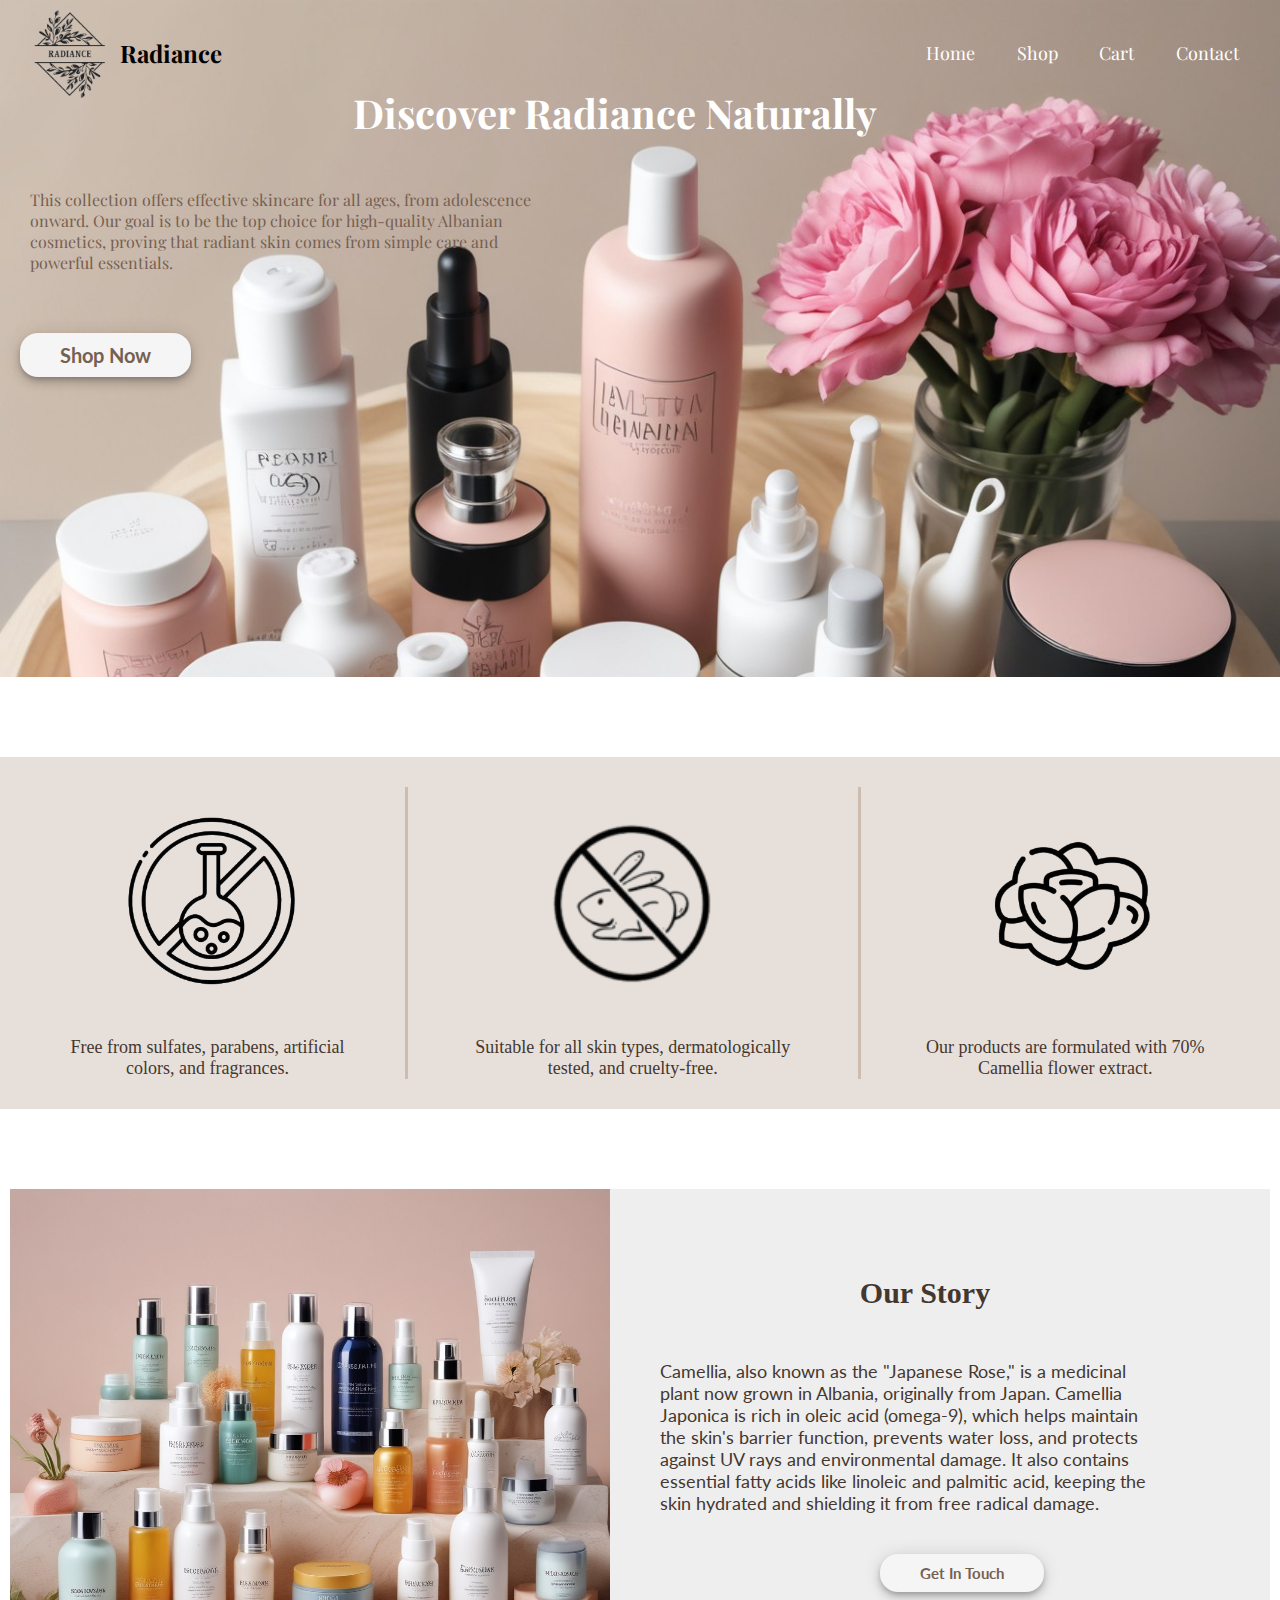
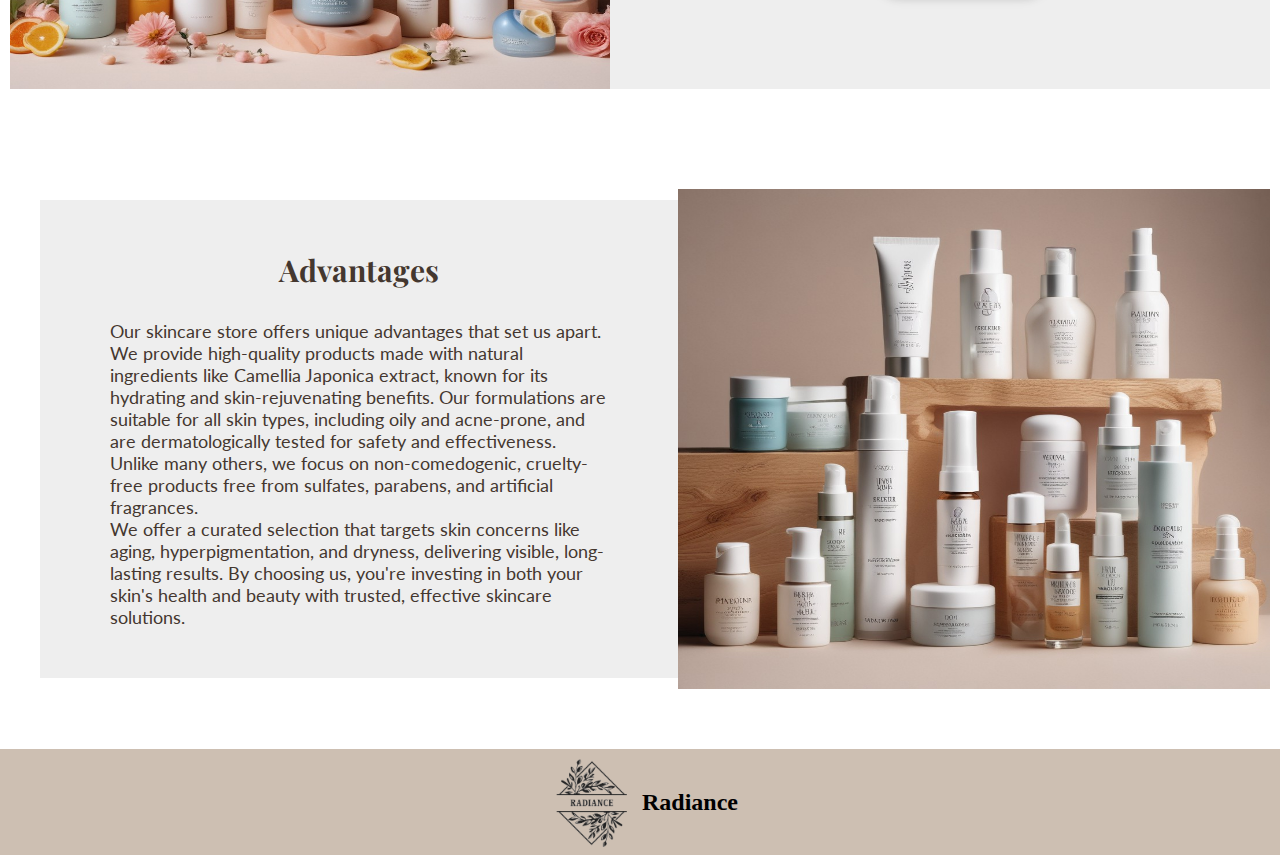
<file: index.html>
<!DOCTYPE html>
<html lang="en">
  <head>
    <meta charset="UTF-8" />
    <meta name="viewport" content="width=device-width, initial-scale=1.0" />
    <title>Radiance</title>
    <link rel="stylesheet" href="index.css" />
    <link rel="preconnect" href="https://fonts.googleapis.com" />
    <link rel="preconnect" href="https://fonts.gstatic.com" crossorigin />
    <link
      href="https://fonts.googleapis.com/css2?family=Playfair+Display:ital,wght@0,400..900;1,400..900&display=swap"
      rel="stylesheet"
    />
    <link
      href="https://fonts.googleapis.com/css2?family=Lato:ital,wght@0,100;0,300;0,400;0,700;0,900;1,100;1,300;1,400;1,700;1,900&display=swap"
      rel="stylesheet"
    />
    <link rel="icon" href="./images/logo.png" />
  </head>
  <body>
    <div class="header">
      <nav>
        <div class="logo">
          <img class="logoImg" src="./images/logo.png" />
          <h2>Radiance</h2>
        </div>
        <div class="links">
          <a href="./index.html" active>Home</a>
          <a href="./product.html">Shop</a>
          <a href="./cart.html">Cart</a>
          <a href="./contact.html">Contact</a>
        </div>
      </nav>
      <div class="title">
        <h1>Discover Radiance Naturally</h1>
        <p>
          This collection offers effective skincare for all ages, from
          adolescence onward. Our goal is to be the top choice for high-quality
          Albanian cosmetics, proving that radiant skin comes from simple care
          and powerful essentials.
        </p>
        <a href="./product.html"> <button>Shop Now</button></a>
      </div>
    </div>
    <div class="threeicons">
      <div class="one square">
        <img src="./images/chemical.png" />
        <p>Free from sulfates, parabens, artificial colors, and fragrances.</p>
      </div>
      <hr class="divider" />
      <div class="two square">
        <img src="./images/animal.png" />
        <p>
          Suitable for all skin types, dermatologically tested, and
          cruelty-free.
        </p>
      </div>
      <hr class="divider" />
      <div class="three square">
        <img src="./images/camilla.png" />
        <p>Our products are formulated with 70% Camellia flower extract.</p>
      </div>
    </div>
    <div class="story">
      <img src="./images/story.jpeg" />
      <section class="stotext">
        <h2>Our Story</h2>
        <p>
          Camellia, also known as the "Japanese Rose," is a medicinal plant now
          grown in Albania, originally from Japan. Camellia Japonica is rich in
          oleic acid (omega-9), which helps maintain the skin's barrier
          function, prevents water loss, and protects against UV rays and
          environmental damage. It also contains essential fatty acids like
          linoleic and palmitic acid, keeping the skin hydrated and shielding it
          from free radical damage.
        </p>
        <a href="./contact.html"><button>Get In Touch</button></a>
      </section>
    </div>
    <div class="advantages">
      <img src="./images/advantages.jpeg" />
      <section class="adtext">
        <h2>Advantages</h2>
        <p>
          Our skincare store offers unique advantages that set us apart. We
          provide high-quality products made with natural ingredients like
          Camellia Japonica extract, known for its hydrating and
          skin-rejuvenating benefits. Our formulations are suitable for all skin
          types, including oily and acne-prone, and are dermatologically tested
          for safety and effectiveness. Unlike many others, we focus on
          non-comedogenic, cruelty-free products free from sulfates, parabens,
          and artificial fragrances. <br />
          We offer a curated selection that targets skin concerns like aging,
          hyperpigmentation, and dryness, delivering visible, long-lasting
          results. By choosing us, you're investing in both your skin's health
          and beauty with trusted, effective skincare solutions.
        </p>
      </section>
    </div>
    <footer class="logo">
      <img class="logoImg" src="./images/logo.png" />
      <h2>Radiance</h2>
    </footer>
  </body>
</html>
</file>
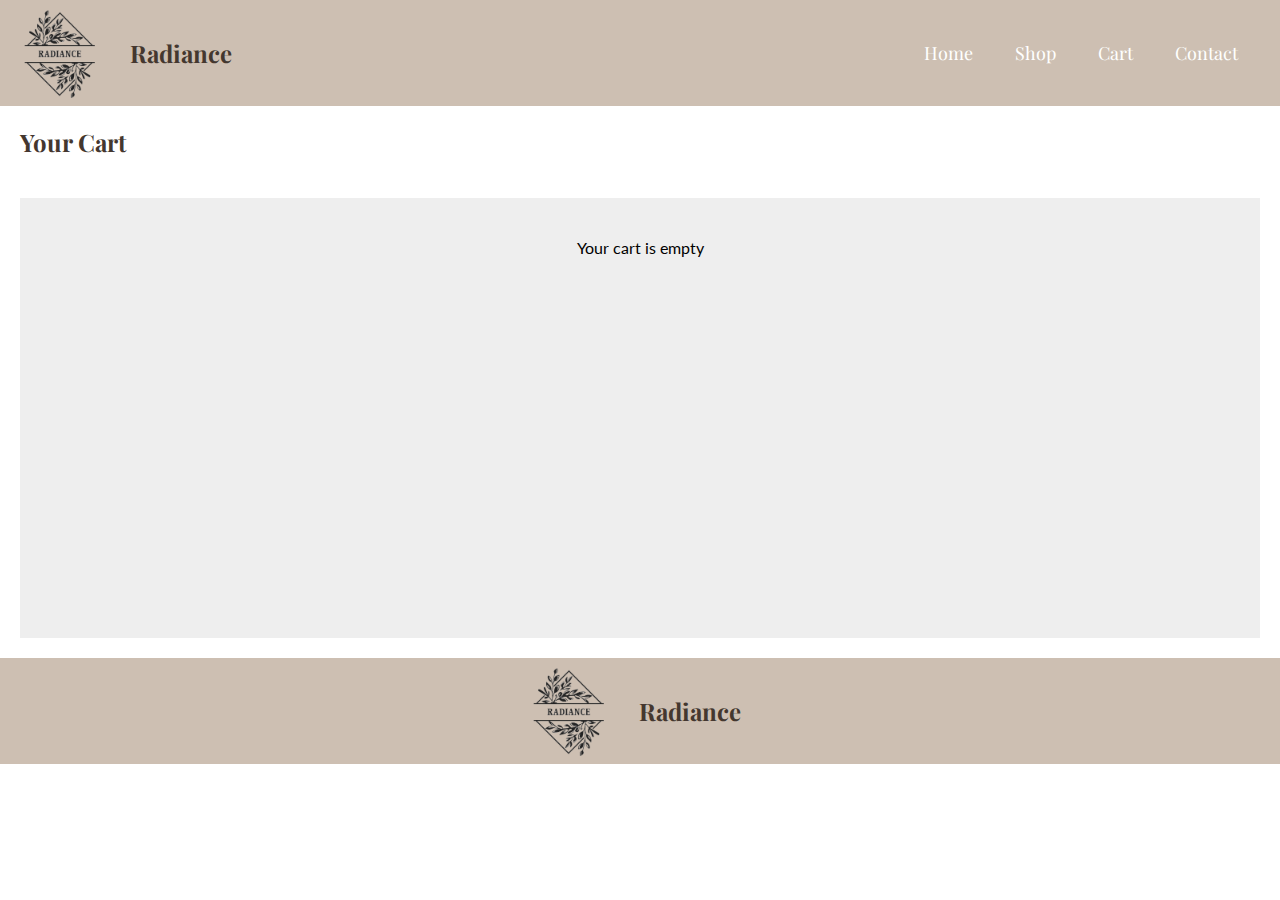
<file: cart.html>
<!DOCTYPE html>
<html lang="en">
  <head>
    <meta charset="UTF-8" />
    <meta name="viewport" content="width=device-width, initial-scale=1.0" />
    <title>Radiance - Cart</title>
    <link rel="stylesheet" href="./cart.css" />
    <link rel="icon" href="./images/logo.png" />
    <link rel="preconnect" href="https://fonts.googleapis.com" />
    <link rel="preconnect" href="https://fonts.gstatic.com" crossorigin />
    <link
      href="https://fonts.googleapis.com/css2?family=Playfair+Display:ital,wght@0,400..900;1,400..900&display=swap"
      rel="stylesheet"
    />
    <link
      href="https://fonts.googleapis.com/css2?family=Lato:ital,wght@0,100;0,300;0,400;0,700;0,900;1,100;1,300;1,400;1,700;1,900&display=swap"
      rel="stylesheet"
    />
  </head>
  <body>
    <div class="nav">
      <nav>
        <div class="logo">
          <img class="logoImg" src="./images/logo.png" />
          <h2>Radiance</h2>
        </div>
        <div class="links">
          <a href="./index.html">Home</a>
          <a href="./product.html">Shop</a>
          <a href="./cart.html" active>Cart</a>
          <a href="./contact.html">Contact</a>
        </div>
      </nav>
    </div>

    <h2>Your Cart</h2>
    <div id="cart-container" class="cart"></div>

    <footer class="logo">
      <img class="logoImg" src="./images/logo.png" />
      <h2>Radiance</h2>
    </footer>

    <script>
      function removeFromCart(productId) {
        let cartItems = JSON.parse(localStorage.getItem("cartItems")) || [];
        cartItems = cartItems.filter((item) => item.id !== productId);
        localStorage.setItem("cartItems", JSON.stringify(cartItems));
        renderCart();
      }

      function calculateTotal(items) {
        return items.reduce(
          (total, item) => total + item.price * item.quantity,
          0
        );
      }

      function renderCart() {
        const container = document.getElementById("cart-container");
        const cartItems = JSON.parse(localStorage.getItem("cartItems")) || [];

        if (cartItems.length === 0) {
          container.innerHTML =
            '<p style="text-align: center; font-family: Lato; padding: 20px;">Your cart is empty</p>';
          return;
        }

        const itemsHtml = cartItems
          .map(
            (item) => `
          <div class="item">
            <img src="./images/${item.image}" alt="${item.name}" />
            <p>${item.name}<br>$${item.price} x ${item.quantity}</p>
            <button class="remove-btn" onclick="removeFromCart(${item.id})">Remove</button>
          </div>
        `
          )
          .join("");

        const total = calculateTotal(cartItems);

        container.innerHTML = `
          ${itemsHtml}
          <div class="total">
            <h5>Subtotal: $${total.toFixed(2)}</h5>
            <a href="payment.html"><button class="button">Proceed to Payment</button></a>
          </div>
        `;
      }

      renderCart();
    </script>
  </body>
</html>
</file>
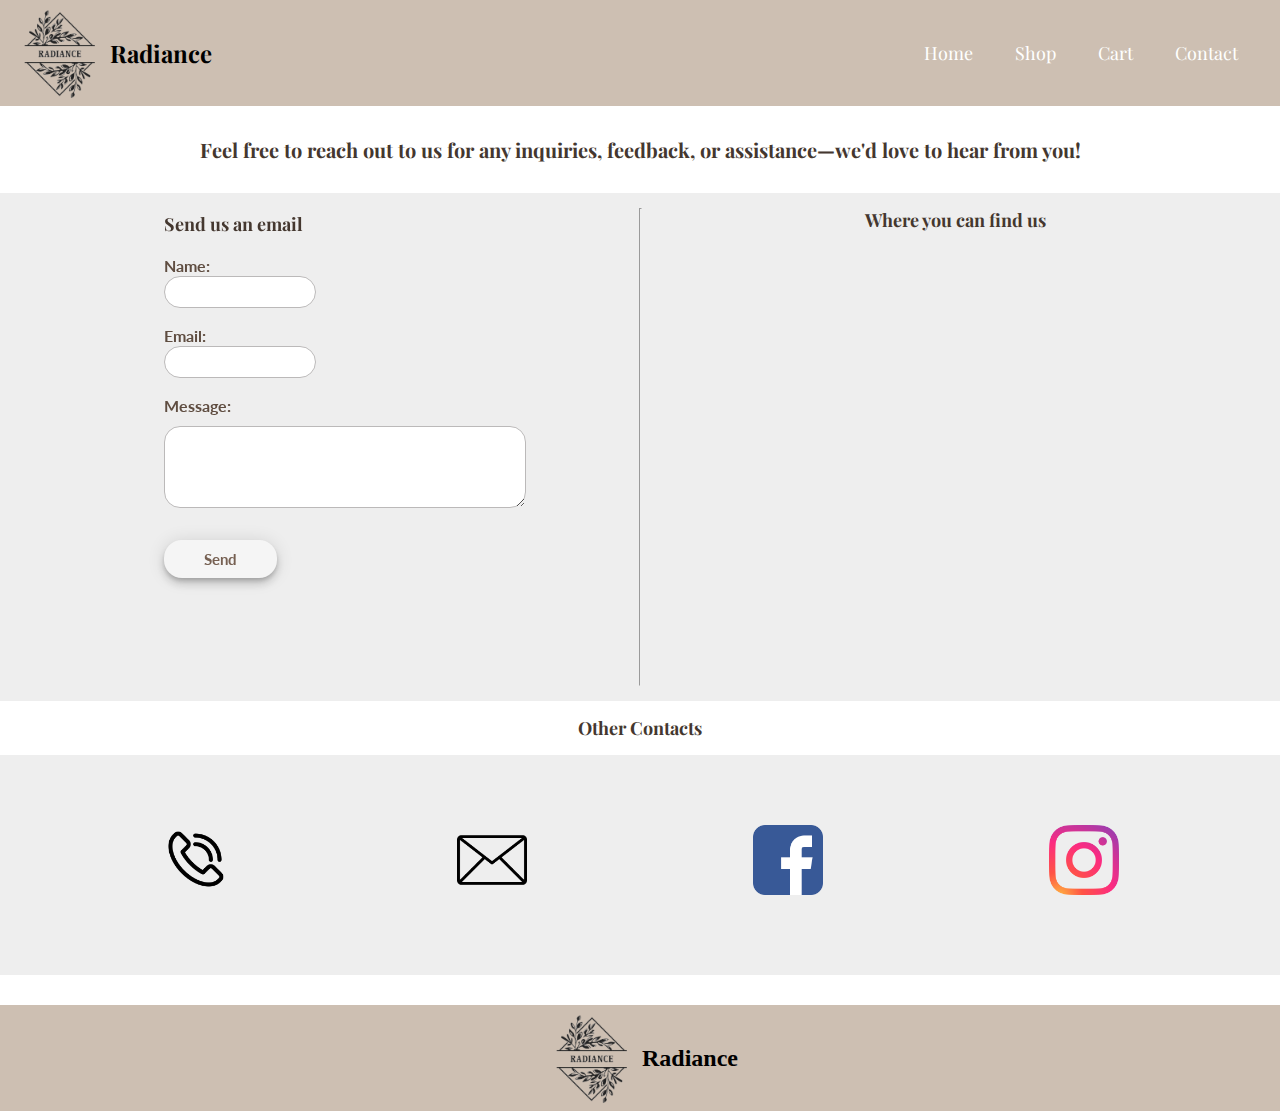
<file: contact.html>
<!DOCTYPE html>
<html lang="en">
  <head>
    <meta charset="UTF-8" />
    <meta name="viewport" content="width=device-width, initial-scale=1.0" />
    <title>Radiance</title>
    <link rel="icon" href="./images/logo.png" />
    <link rel="stylesheet" href="./contact.css" />
    <link rel="preconnect" href="https://fonts.googleapis.com" />
    <link rel="preconnect" href="https://fonts.gstatic.com" crossorigin />
    <link
      href="https://fonts.googleapis.com/css2?family=Playfair+Display:ital,wght@0,400..900;1,400..900&display=swap"
      rel="stylesheet"
    />
    <link
      href="https://fonts.googleapis.com/css2?family=Lato:ital,wght@0,100;0,300;0,400;0,700;0,900;1,100;1,300;1,400;1,700;1,900&display=swap"
      rel="stylesheet"
    />
    <script
      type="text/javascript"
      src="https://cdn.emailjs.com/dist/email.min.js"
    ></script>
  </head>
  <body>
    <div class="nav">
      <nav>
        <div class="logo">
          <img class="logoImg" src="./images/logo.png" />
          <h2>Radiance</h2>
        </div>
        <div class="links">
          <a href="./index.html" active>Home</a>
          <a href="./product.html">Shop</a>
          <a href="./cart.html">Cart</a>
          <a href="./contact.html">Contact</a>
        </div>
      </nav>
    </div>
    <h3>
      Feel free to reach out to us for any inquiries, feedback, or
      assistance—we'd love to hear from you!
    </h3>
    <div class="conP1">
      <div class="form">
        <h4>Send us an email</h4>
        <form id="contact-form">
          <label for="name"><b>Name: &nbsp;</b></label> <br />
          <input type="text" id="name" name="name" required /><br /><br />

          <label for="email"><b>Email:&nbsp;&nbsp;&nbsp;</b></label> <br />
          <input type="email" id="email" name="email" required /><br /><br />

          <label for="message"><b>Message:&nbsp;</b></label
          ><br />
          <textarea id="message" name="message" rows="5" required>
&nbsp;&nbsp;</textarea
          ><br /><br />

          <button type="submit">Send</button>
        </form>
      </div>
      <hr />
      <div class="map">
        <h4>Where you can find us</h4>
        <iframe
          src="https://www.google.com/maps/embed?pb=!1m18!1m12!1m3!1d2995.8190823485097!2d19.813852176101488!3d41.33454727130662!2m3!1f0!2f0!3f0!3m2!1i1024!2i768!4f13.1!3m3!1m2!1s0x1350310db0518c2f%3A0x66adc753e7cc308!2sFaculty%20of%20Natural%20Sciences!5e0!3m2!1sen!2s!4v1737629863944!5m2!1sen!2s"
          width="600"
          height="450"
          style="border: 0"
          allowfullscreen=""
          loading="lazy"
          referrerpolicy="no-referrer-when-downgrade"
        ></iframe>
      </div>
    </div>
    <h4>Other Contacts</h4>
    <div class="conP2">
      <section>
        <img src="./images/phone.png" alt="phone" />
      </section>
      <section>
        <img src="./images/email.png" alt="email" />
      </section>
      <section>
        <img src="./images/facebook.png" alt="facebook" />
      </section>
      <section>
        <img src="./images/instagram.png" alt="instagram" />
      </section>
    </div>
    <footer class="logo">
      <img class="logoImg" src="./images/logo.png" />
      <h2>Radiance</h2>
    </footer>
    <script>
      emailjs.init("meWG2HBU4ML2LqL0I");
      document
        .getElementById("contact-form")
        .addEventListener("submit", function (event) {
          event.preventDefault();
          const serviceID = "service_bil0btb";
          const templateID = "template_fqe3c9c";

          emailjs
            .sendForm(serviceID, templateID, this)
            .then((response) => {
              alert("Email sent successfully!");
              console.log("SUCCESS!", response.status, response.text);
              this.reset();
            })
            .catch((error) => {
              alert("Failed to send email. Please try again.");
              console.error("FAILED...", error);
            });
        });
    </script>
  </body>
</html>
</file>
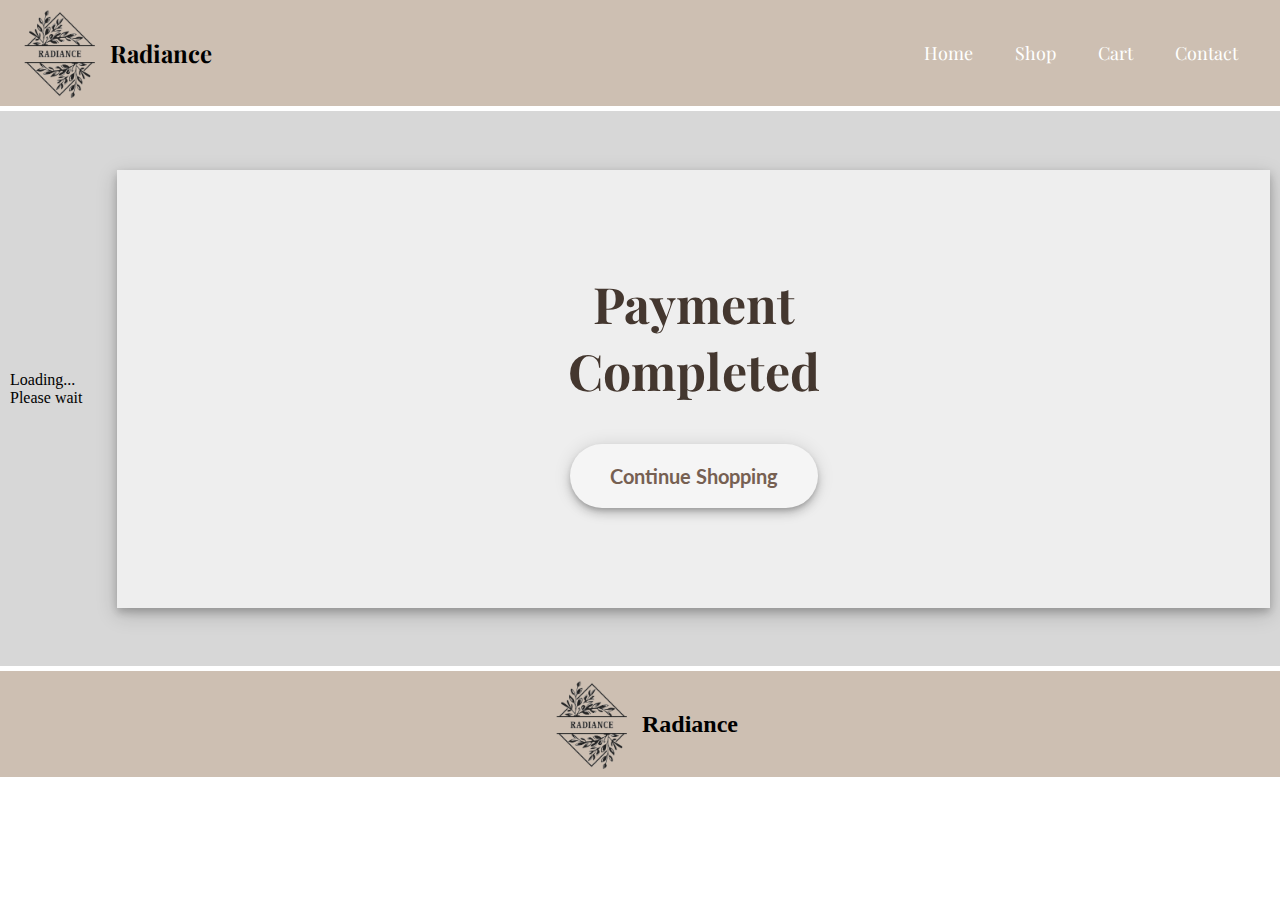
<file: payment.html>
<!DOCTYPE html>
<html lang="en">
  <head>
    <meta charset="UTF-8" />
    <meta name="viewport" content="width=device-width, initial-scale=1.0" />
    <title>Radiance</title>
    <link rel="icon" href="./images/logo.png" />
    <link rel="stylesheet" href="./payment.css" />
    <link rel="preconnect" href="https://fonts.googleapis.com" />
    <link rel="preconnect" href="https://fonts.gstatic.com" crossorigin />
    <link
      href="https://fonts.googleapis.com/css2?family=Playfair+Display:ital,wght@0,400..900;1,400..900&display=swap"
      rel="stylesheet"
    />
    <link
      href="https://fonts.googleapis.com/css2?family=Lato:ital,wght@0,100;0,300;0,400;0,700;0,900;1,100;1,300;1,400;1,700;1,900&display=swap"
      rel="stylesheet"
    />
  </head>
  <body>
    <div class="nav">
      <nav>
        <div class="logo">
          <img class="logoImg" src="./images/logo.png" />
          <h2>Radiance</h2>
        </div>
        <div class="links">
          <a href="./index.html" active>Home</a>
          <a href="./product.html">Shop</a>
          <a href="./cart.html">Cart</a>
          <a href="./contact.html">Contact</a>
        </div>
      </nav>
    </div>
    <div class="payment">
      <div class="loader" id="loader">Loading... Please wait</div>
      <div class="paytext" id="delayed-content">
        <h2>Payment Completed</h2>
        <a href="product.html"><button>Continue Shopping</button></a>
      </div>
    </div>
    <footer class="logo">
      <img class="logoImg" src="./images/logo.png" />
      <h2>Radiance</h2>
    </footer>
    <script>
      const delay = 3000;
      const loader = document.getElementById("loader");
      const content = document.getElementById("delayed-content");
      setTimeout(() => {
        loader.style.display = "none";
        content.style.display = "block";
      }, delay);
    </script>
  </body>
</html>
</file>
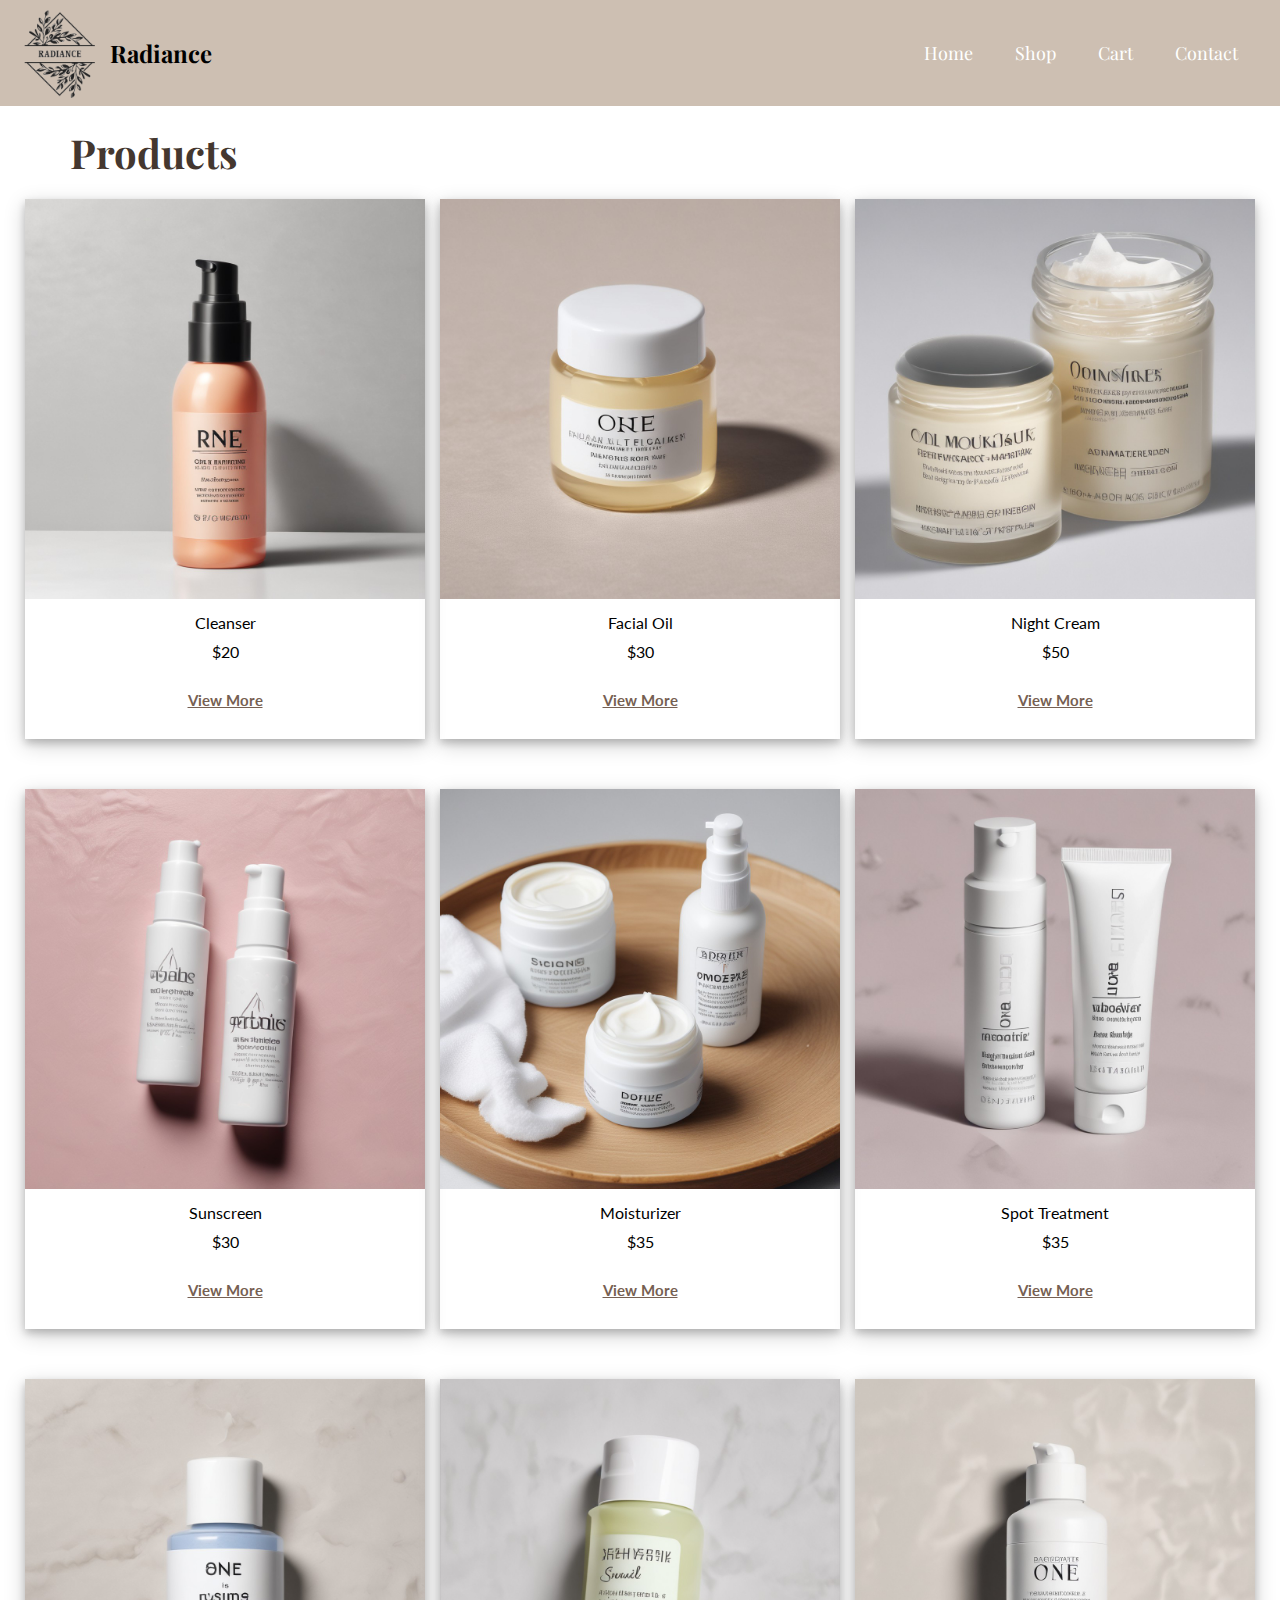
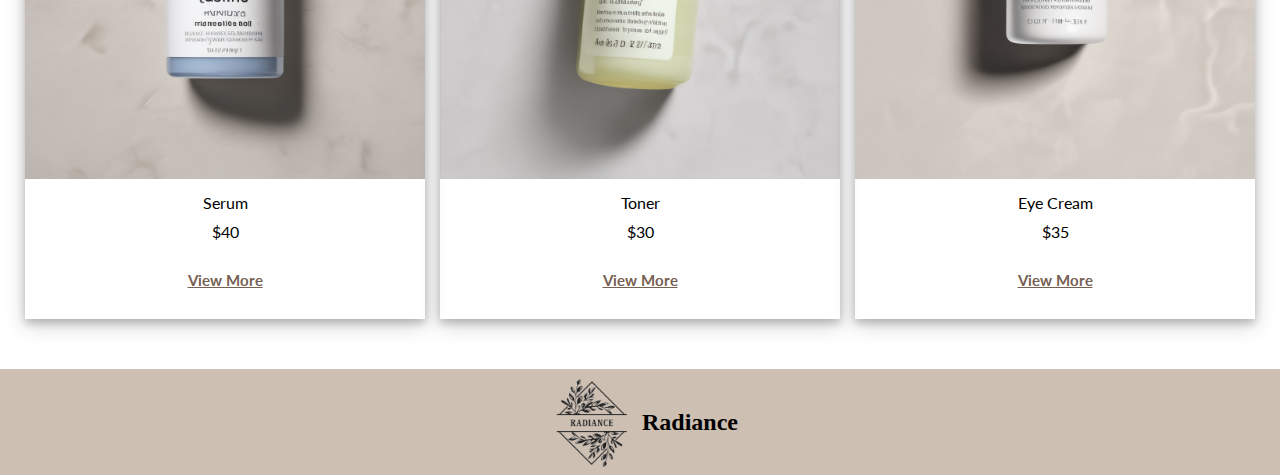
<file: product.html>
<!DOCTYPE html>
<html lang="en">
  <head>
    <meta charset="UTF-8" />
    <meta name="viewport" content="width=device-width, initial-scale=1.0" />
    <title>Radiance</title>
    <link rel="icon" href="./images/logo.png" />
    <link rel="stylesheet" href="product.css" />
    <link rel="preconnect" href="https://fonts.googleapis.com" />
    <link rel="preconnect" href="https://fonts.gstatic.com" crossorigin />
    <link
      href="https://fonts.googleapis.com/css2?family=Playfair+Display:ital,wght@0,400..900;1,400..900&display=swap"
      rel="stylesheet"
    />
    <link
      href="https://fonts.googleapis.com/css2?family=Lato:ital,wght@0,100;0,300;0,400;0,700;0,900;1,100;1,300;1,400;1,700;1,900&display=swap"
      rel="stylesheet"
    />
  </head>
  <body>
    <div class="nav">
      <nav>
        <div class="logo">
          <img class="logoImg" src="./images/logo.png" />
          <h2>Radiance</h2>
        </div>
        <div class="links">
          <a href="./index.html">Home</a>
          <a href="./product.html" active>Shop</a>
          <a href="./cart.html">Cart</a>
          <a href="./contact.html">Contact</a>
        </div>
      </nav>
    </div>
    <h1 class="tiprod">Products</h1>
    <div id="products-container"></div>
    <footer class="logo">
      <img class="logoImg" src="./images/logo.png" />
      <h2>Radiance</h2>
    </footer>

    <script>
      const products = [
        {
          id: 1,
          name: "Cleanser",
          price: 20,
          image: "prod1.jpeg",
          description:
            "A cleanser removes dirt, oil, makeup, and impurities from the skin. It helps to keep pores clean and prevent breakouts. Regular cleansing is key for maintaining healthy and clear skin.",
          benefits: [
            "Deep pore cleansing",
            "Removes makeup effectively",
            "Balances skin pH",
            "Prevents breakouts",
            "Gentle enough for daily use",
          ],
          ingredients:
            "Glycerin, Aloe Vera, Chamomile Extract, Cucumber Extract, Green Tea",
        },
        {
          id: 2,
          name: "Facial Oil",
          price: 30,
          image: "prod2.jpeg",
          description:
            "Facial oils provide deep hydration and nourishment to the skin. They are often packed with essential fatty acids and vitamins, offering a protective layer that helps to lock in moisture.",
          benefits: [
            "Deep hydration",
            "Anti-aging properties",
            "Improves skin elasticity",
            "Reduces fine lines",
            "Enhances natural glow",
          ],
          ingredients:
            "Jojoba Oil, Rosehip Oil, Vitamin E, Argan Oil, Evening Primrose Oil",
        },
        {
          id: 3,
          name: "Night Cream",
          price: 50,
          image: "prod3.jpeg",
          description:
            "Night creams are richer and more hydrating than daytime moisturizers, helping to repair the skin overnight. They often contain ingredients like retinol or peptides to rejuvenate the skin while you sleep.",
          benefits: [
            "Overnight skin repair",
            "Deep hydration",
            "Reduces fine lines",
            "Improves skin texture",
            "Boosts collagen production",
          ],
          ingredients:
            "Retinol, Hyaluronic Acid, Peptides, Shea Butter, Ceramides",
        },
        {
          id: 4,
          name: "Sunscreen",
          price: 30,
          image: "prod4.jpeg",
          description:
            "Sunscreen protects the skin from harmful UV rays, preventing sunburn, premature aging, and skin cancer. It's essential to use daily, even on cloudy days, to safeguard skin health.",
          benefits: [
            "UV protection",
            "Prevents premature aging",
            "Reduces dark spots",
            "Prevents sunburn",
            "Protects against skin cancer",
          ],
          ingredients:
            "Zinc Oxide, Titanium Dioxide, Vitamin E, Green Tea Extract, Aloe Vera",
        },
        {
          id: 5,
          name: "Moisturizer",
          price: 35,
          image: "prod5.jpeg",
          description:
            "A moisturizer helps to keep the skin hydrated by sealing in moisture. It nourishes and prevents dryness, making the skin soft and smooth. It is essential for maintaining the skin's natural barrier.",
          benefits: [
            "All-day hydration",
            "Strengthens skin barrier",
            "Reduces dryness",
            "Smoothes skin texture",
            "Balances oil production",
          ],
          ingredients:
            "Hyaluronic Acid, Glycerin, Ceramides, Squalane, Vitamin E",
        },
        {
          id: 6,
          name: "Spot Treatment",
          price: 35,
          image: "prod6.jpeg",
          description:
            "Spot treatments target blemishes, acne, or pimples. They typically contain active ingredients like salicylic acid or benzoyl peroxide to reduce inflammation and speed up the healing process.",
          benefits: [
            "Targets active breakouts",
            "Reduces inflammation",
            "Prevents scarring",
            "Speeds healing",
            "Controls oil production",
          ],
          ingredients:
            "Salicylic Acid, Tea Tree Oil, Niacinamide, Zinc, Witch Hazel",
        },
        {
          id: 7,
          name: "Serum",
          price: 40,
          image: "prod7.jpeg",
          description:
            "Serums are concentrated formulas that target specific skin concerns, such as wrinkles, dark spots, or acne. They often contain active ingredients like vitamins, antioxidants, or acids to provide deeper nourishment.",
          benefits: [
            "Concentrated treatment",
            "Targets specific concerns",
            "Deep penetration",
            "Brightens complexion",
            "Improves skin texture",
          ],
          ingredients:
            "Vitamin C, Niacinamide, Peptides, Ferulic Acid, Hyaluronic Acid",
        },
        {
          id: 8,
          name: "Toner",
          price: 30,
          image: "prod8.jpeg",
          description:
            "A toner balances the skin's pH level after cleansing. It can also help to tighten pores and refresh the skin, providing additional hydration and a base for other products like serums and moisturizers.",
          benefits: [
            "Balances pH levels",
            "Removes residual impurities",
            "Hydrates skin",
            "Prepares for other products",
            "Minimizes pores",
          ],
          ingredients:
            "Rose Water, Witch Hazel, Glycerin, Aloe Vera, Chamomile Extract",
        },
        {
          id: 9,
          name: "Eye Cream",
          price: 35,
          image: "prod9.jpeg",
          description:
            "Eye creams are specially formulated to treat the delicate skin around the eyes. They often address concerns like dark circles, puffiness, and fine lines, providing hydration and reducing signs of fatigue.",
          benefits: [
            "Reduces dark circles",
            "Minimizes puffiness",
            "Hydrates delicate eye area",
            "Smoothes fine lines",
            "Brightens eye area",
          ],
          ingredients:
            "Caffeine, Peptides, Vitamin K, Hyaluronic Acid, Vitamin E",
        },
      ];
      function renderProducts() {
        const container = document.getElementById("products-container");
        let html = "";

        for (let i = 0; i < products.length; i += 3) {
          html += '<div class="product">';
          for (let j = i; j < Math.min(i + 3, products.length); j++) {
            const product = products[j];
            html += `
              <div class="prod">
                <img src="./images/${product.image}" />
                <p>${product.name}</p>
                <p>$${product.price}</p>
                <button onclick="viewMore(${product.id})">View More</button>
              </div>
            `;
          }
          html += "</div>";
        }

        container.innerHTML = html;
      }

      function viewMore(productId) {
        const product = products.find((p) => p.id === productId);
        localStorage.setItem("selectedProduct", JSON.stringify(product));
        window.location.href = "./prodView.html";
      }

      renderProducts();
    </script>
  </body>
</html>
</file>
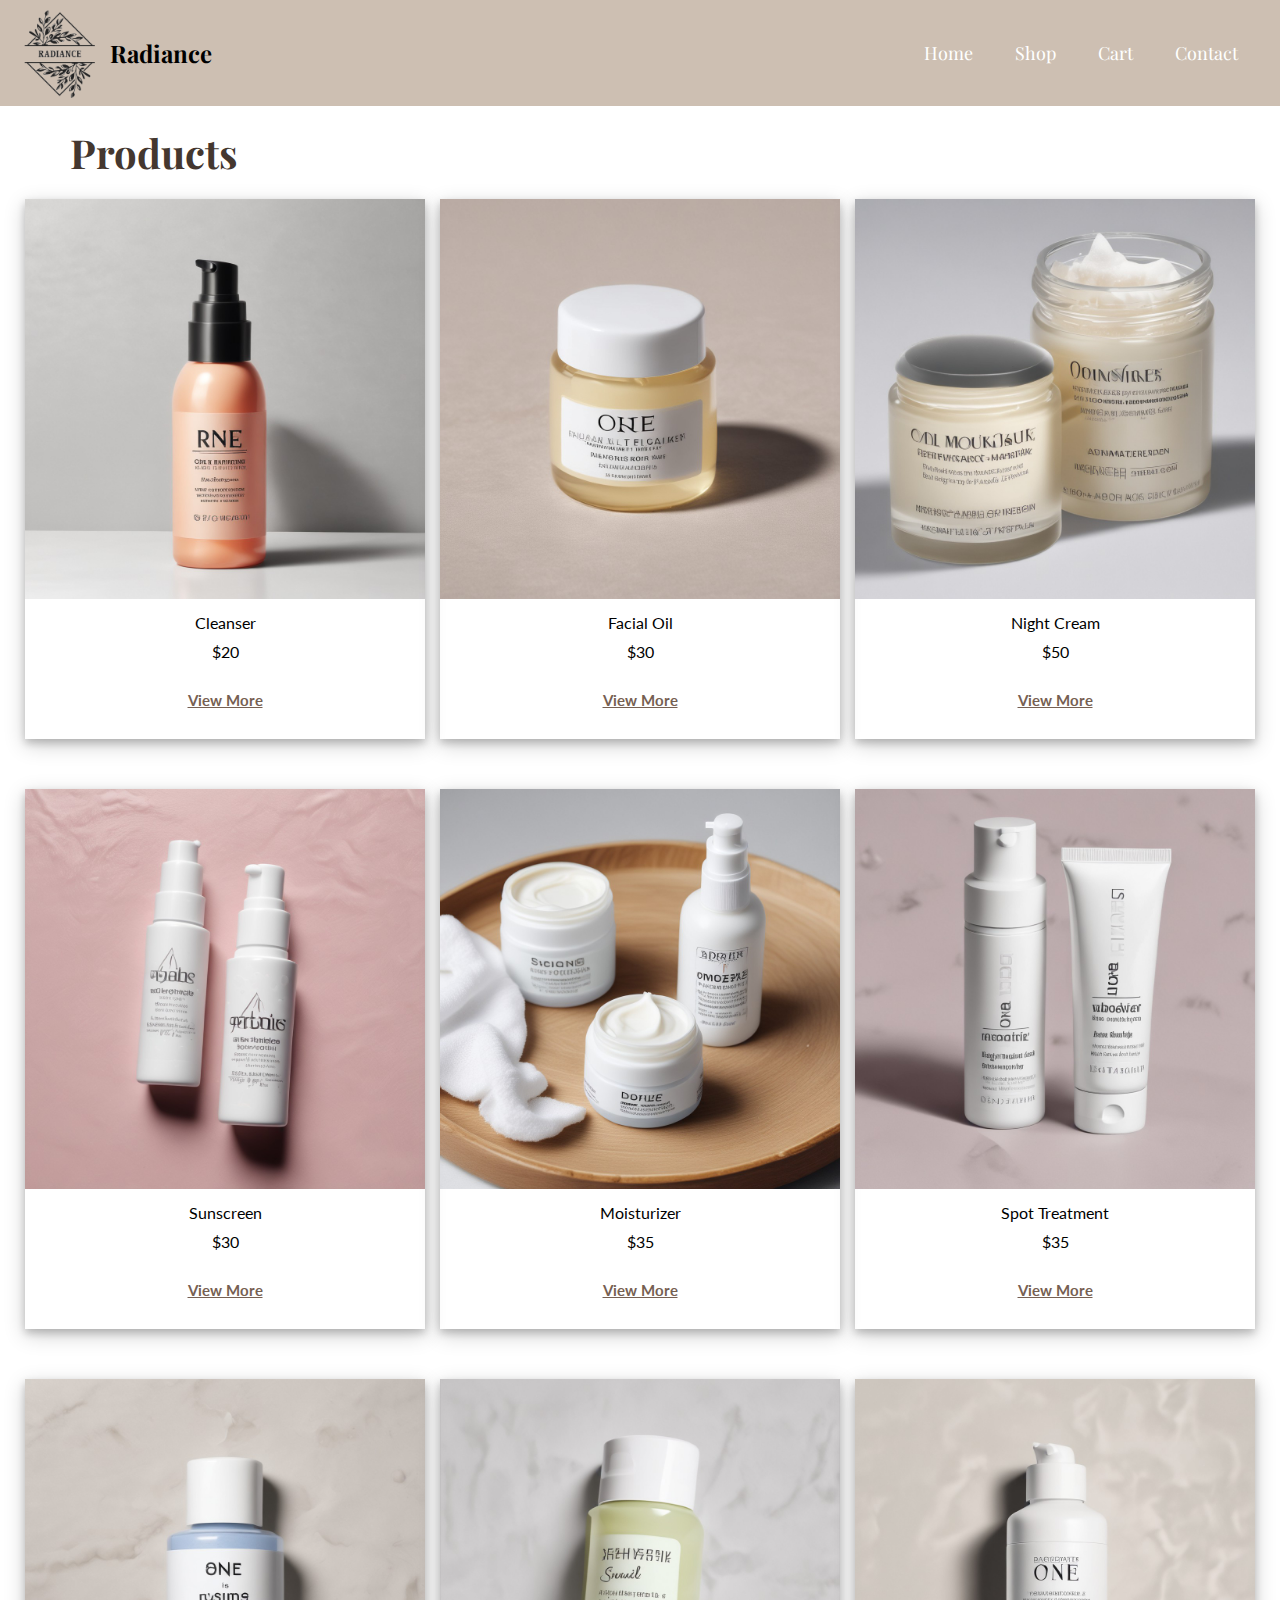
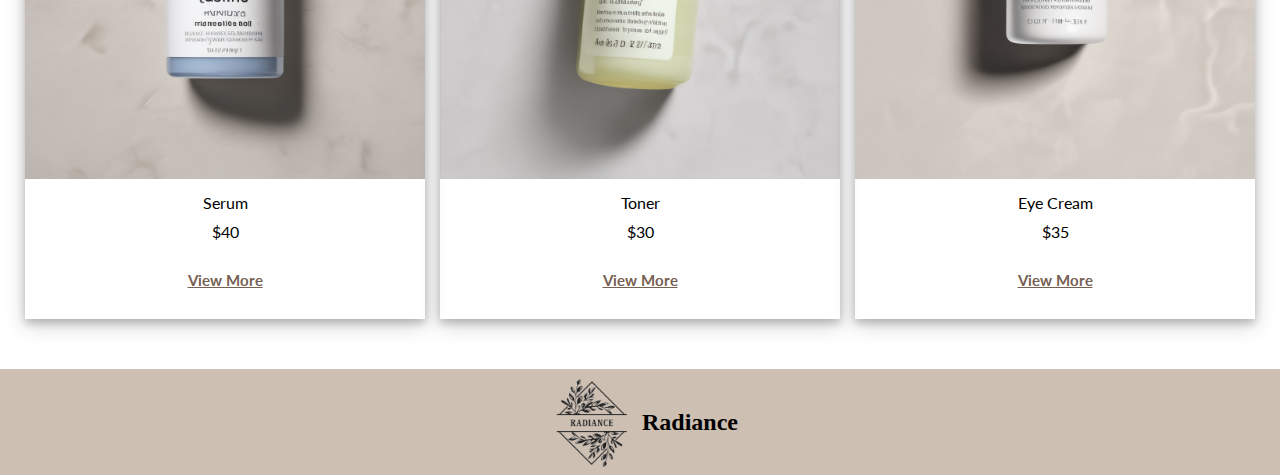
<file: prodView.html>
<!DOCTYPE html>
<html lang="en">
  <head>
    <meta charset="UTF-8" />
    <meta name="viewport" content="width=device-width, initial-scale=1.0" />
    <title>Radiance</title>
    <link rel="icon" href="./images/logo.png" />
    <link rel="stylesheet" href="prodView.css" />
    <link rel="preconnect" href="https://fonts.googleapis.com" />
    <link rel="preconnect" href="https://fonts.gstatic.com" crossorigin />
    <link
      href="https://fonts.googleapis.com/css2?family=Playfair+Display:ital,wght@0,400..900;1,400..900&display=swap"
      rel="stylesheet"
    />
    <link
      href="https://fonts.googleapis.com/css2?family=Lato:ital,wght@0,100;0,300;0,400;0,700;0,900;1,100;1,300;1,400;1,700;1,900&display=swap"
      rel="stylesheet"
    />
  </head>
  <body>
    <div class="nav">
      <nav>
        <div class="logo">
          <img class="logoImg" src="./images/logo.png" />
          <h2>Radiance</h2>
        </div>
        <div class="links">
          <a href="./index.html">Home</a>
          <a href="./product.html">Shop</a>
          <a href="./cart.html">Cart</a>
          <a href="./contact.html">Contact</a>
        </div>
      </nav>
    </div>

    <a href="product.html" class="back-button"><button>←</button></a>
    <div id="product-detail-container"></div>

    <footer class="logo">
      <img class="logoImg" src="./images/logo.png" />
      <h2>Radiance</h2>
    </footer>

    <script>
      function addToCart() {
        const product = JSON.parse(localStorage.getItem("selectedProduct"));
        const quantity = parseInt(
          document.querySelector(".quantity-input").value
        );

        let cartItems = JSON.parse(localStorage.getItem("cartItems")) || [];

        const existingItemIndex = cartItems.findIndex(
          (item) => item.id === product.id
        );

        if (existingItemIndex !== -1) {
          cartItems[existingItemIndex].quantity += quantity;
        } else {
          cartItems.push({
            ...product,
            quantity: quantity,
          });
        }

        localStorage.setItem("cartItems", JSON.stringify(cartItems));
        alert("Product added to cart!");
      }

      function renderProductDetails() {
        const product = JSON.parse(localStorage.getItem("selectedProduct"));
        if (!product) {
          window.location.href = "./product.html";
          return;
        }

        const container = document.getElementById("product-detail-container");
        container.innerHTML = `
          <div class="prodview">
            <img src="./images/${product.image}" alt="${product.name}" />
            <div class="text">
              <h2>${product.name}</h2>
              <p>$${product.price}</p>
              <p>${product.description}</p>
              
              <div class="benefits-list">
                <h3>Benefits:</h3>
                <ul>
                  ${product.benefits
                    .map((benefit) => `<li>${benefit}</li>`)
                    .join("")}
                </ul>
              </div>

              <div class="ingredients">
                <h3>Ingredients:</h3>
                <p>${product.ingredients}</p>
              </div>

              <div class="quantity-controls">
                <button class="minus">-</button>
                <input type="number" class="quantity-input" value="1" pattern="[0-9]*" />
                <button class="plus">+</button>
              </div>

              <button class="addCart" onclick="addToCart()">Add To Cart</button>
              <a href="payment.html"><button class="payBtn">Buy It Now</button></a>
            </div>
          </div>
        `;

        setupQuantityControls();
      }

      function setupQuantityControls() {
        const minusButton = document.querySelector(".minus");
        const plusButton = document.querySelector(".plus");
        const quantityInput = document.querySelector(".quantity-input");

        function updateQuantity() {
          let quantity = parseInt(quantityInput.value);
          if (quantity < 0) {
            quantityInput.value = 0;
          } else if (quantity > 10) {
            quantityInput.value = 10;
          }
        }

        minusButton.addEventListener("click", function () {
          let quantity = parseInt(quantityInput.value);
          if (quantity > 0) {
            quantityInput.value = quantity - 1;
          }
          updateQuantity();
        });

        plusButton.addEventListener("click", function () {
          let quantity = parseInt(quantityInput.value);
          if (quantity < 10) {
            quantityInput.value = quantity + 1;
          }
          updateQuantity();
        });

        quantityInput.addEventListener("input", updateQuantity);
      }

      renderProductDetails();
    </script>
  </body>
</html>
</file>
<file: index.css>
* {
  margin: 0;
  padding: 0;
}
nav {
  display: flex;
  justify-content: space-around;
  align-items: center;
  justify-content: space-between;
  font-family: Playfair Display;
}
button {
  border-radius: 18px;
  align-items: center;
  box-shadow: rgba(0, 0, 0, 0.2) 0 3px 5px -1px,
    rgba(0, 0, 0, 0.14) 0 6px 10px 0, rgba(0, 0, 0, 0.12) 0 1px 18px 0;
  border-style: none;
  padding: 10px 40px;
  background-color: #f5f5f5;
  color: #766052;
  font-family: Lato;
  font-weight: 700;
  font-size: 15px;
}
button:hover {
  background-color: #766052;
  color: white;
}
footer {
  justify-content: center;
  background-color: #cdbfb2;
}

/*index.html*/
.header {
  background: url(./images/welcome.jpeg);
  background-size: cover;
  padding: 0 10px 300px 20px;
}
.logoImg {
  width: 100px;
  height: 100px;
  margin-top: 6px;
}
.logo {
  display: flex;
  align-items: center;
}
.links {
  width: 30%;
  display: flex;
  justify-content: space-evenly;
}
.links a {
  text-decoration: none;
  font-size: 18px;
  padding: 5px 10px;
  color: white;
}
.links a:hover {
  background-color: white;
  color: #766052;
  box-shadow: rgba(0, 0, 0, 0.2) 0 3px 5px -1px,
    rgba(0, 0, 0, 0.14) 0 6px 10px 0, rgba(0, 0, 0, 0.12) 0 1px 18px 0;
  border-radius: 4px;
}
.title h1 {
  text-align: center;
  font-family: playfair display;
  font-size: 40px;
  color: white;
  margin-top: -20px;
  margin-left: -60px;
}
.title p {
  padding: 50px 0 20px 10px;
  width: 42%;
  color: #766052;
  font-size: 16px;
  font-family: playfair display;
}
.title button {
  margin-top: 40px;
  font-size: 20px;
}
.threeicons {
  margin-top: 80px;
  margin-bottom: 80px;
  background-color: #e7e0da;
  display: flex;
  justify-content: space-evenly;
  padding: 0 10px 30px 10px;
}
.threeicons hr {
  margin-top: 30px;
  width: 3px;
  background-color: #cdbdb1;
  border: none;
  border: 32px;
}
.square {
  display: flex;
  flex-direction: column;
  align-items: center;
  justify-content: space-around;
}
.square p {
  width: 70%;
  text-align: center;
  color: #44372f;
  font-size: 18px;
  margin-top: -20px;
}
.one img {
  width: 300px;
  height: 300px;
}
.two img {
  width: 450px;
  height: 450px;
  margin: -80px 0 -70px 0;
}
.three img {
  width: 300px;
  height: 300px;
}
.story {
  margin: 0 10px 100px 10px;
  display: flex;
  align-items: center;
  justify-content: space-between;
  background-color: #eeeeee;
}
.story img {
  width: 600px;
  height: 500px;
}
.stotext {
  float: right;
  width: 50%;
  color: #44372f;
  margin-right: 30px;
  padding: 20px 0;
  font-family: lato;
}
.stotext h2 {
  font-size: 30px;
  padding-bottom: 50px;
  text-align: center;
  font-family: playfair diplay;
}
.stotext p {
  font-size: 18px;
  width: 80%;
  text-align: left;
  margin-left: 50px;
}
.stotext button {
  margin: 40px 0 10px 270px;
}
li {
  text-align: left;
  font-style: italic;
  font-weight: 700;
  margin-left: 50px;
}
.advantages {
  display: flex;
  flex-direction: row-reverse;
  margin: 0 10px 60px 10px;
  align-items: center;
  justify-content: space-between;
}
.advantages img {
  width: 600px;
  height: 500px;
}
.adtext {
  width: 40%;
  height: 90%;
  color: #44372f;
  margin-left: 30px;
  font-size: 18px;
  font-family: lato;
  background-color: #eeeeee;
  padding: 50px 70px;
}
.adtext h2 {
  font-size: 30px;
  padding-bottom: 30px;
  text-align: center;
  font-family: playfair display;
}
</file>
<file: cart.css>
* {
  margin: 0;
  padding: 0;
}
nav {
  display: flex;
  justify-content: space-around;
  align-items: center;
  justify-content: space-between;
  font-family: Playfair Display;
}
.nav {
  background-color: #cdbfb2;
  padding: 0 10px;
}
button {
  border-radius: 18px;
  align-items: center;
  box-shadow: rgba(0, 0, 0, 0.2) 0 3px 5px -1px,
    rgba(0, 0, 0, 0.14) 0 6px 10px 0, rgba(0, 0, 0, 0.12) 0 1px 18px 0;
  border-style: none;
  padding: 10px 40px;
  background-color: #f5f5f5;
  color: #766052;
  font-family: Lato;
  font-weight: 700;
  font-size: 15px;
}
button:hover {
  background-color: #766052;
  color: white;
}
footer {
  justify-content: center;
  background-color: #cdbfb2;
}
.logoImg {
  width: 100px;
  height: 100px;
  margin-top: 6px;
}
.logo {
  display: flex;
  align-items: center;
}
.links {
  width: 30%;
  display: flex;
  justify-content: space-evenly;
}
.links a {
  text-decoration: none;
  font-size: 18px;
  padding: 5px 10px;
  color: white;
}
.links a:hover {
  background-color: white;
  color: #766052;
  box-shadow: rgba(0, 0, 0, 0.2) 0 3px 5px -1px,
    rgba(0, 0, 0, 0.14) 0 6px 10px 0, rgba(0, 0, 0, 0.12) 0 1px 18px 0;
  border-radius: 4px;
}
.cart {
  padding: 20px;
  background-color: #eeeeee;
  margin: 20px;
  min-height: 400px;
}

h2 {
  font-family: "Playfair Display";
  color: #44372f;
  padding: 20px;
}

.item {
  display: flex;
  align-items: center;
  padding: 10px;
  margin: 10px 0;
  background-color: white;
  border-radius: 8px;
}

.item img {
  width: 100px;
  height: 100px;
  object-fit: cover;
  margin-right: 20px;
}

.item p {
  font-family: Lato;
  color: #44372f;
  flex-grow: 1;
}

.remove-btn {
  padding: 5px 15px;
  margin-left: 10px;
}

.total {
  margin-top: 30px;
  padding: 20px;
  background-color: white;
  border-radius: 8px;
  text-align: right;
}

.total h5 {
  font-family: "Playfair Display";
  color: #44372f;
  font-size: 20px;
  margin-bottom: 15px;
}
</file>
<file: contact.css>
* {
  margin: 0;
  padding: 0;
}
nav {
  display: flex;
  align-items: center;
  justify-content: space-between;
  font-family: Playfair Display;
}
.logoImg {
  width: 100px;
  height: 100px;
  margin-top: 6px;
}
.logo {
  display: flex;
  align-items: center;
}
.links {
  width: 30%;
  display: flex;
  justify-content: space-evenly;
}
.links a {
  text-decoration: none;
  font-size: 18px;
  padding: 5px 10px;
  color: white;
}
.links a:hover {
  background-color: white;
  color: #766052;
  box-shadow: rgba(0, 0, 0, 0.2) 0 3px 5px -1px,
    rgba(0, 0, 0, 0.14) 0 6px 10px 0, rgba(0, 0, 0, 0.12) 0 1px 18px 0;
  border-radius: 4px;
}
button {
  border-radius: 18px;
  align-items: center;
  box-shadow: rgba(0, 0, 0, 0.2) 0 3px 5px -1px,
    rgba(0, 0, 0, 0.14) 0 6px 10px 0, rgba(0, 0, 0, 0.12) 0 1px 18px 0;
  border-style: none;
  padding: 10px 40px;
  background-color: #f5f5f5;
  color: #766052;
  font-family: Lato;
  font-weight: 700;
  font-size: 15px;
}
button:hover {
  background-color: #766052;
  color: white;
}
footer {
  justify-content: center;
  background-color: #cdbfb2;
}
.nav {
  background-color: #cdbfb2;
  padding: 0 10px;
}
.conP1 {
  display: flex;
  padding: 0 10px;
  justify-content: space-evenly;
  background-color: #eeeeee;
}
.form {
  width: 600px;
  height: 500px;
  position: relative;
  left: 140px;
  margin: auto 0;
}
.form h4 {
  text-align: left;
  padding: 15px 0 20px 0;
}
.conP1 hr {
  width: 1px;
  margin: 15px 0;
}
label {
  font-family: lato;
  color: #5f4d41;
  font-size: 16px;
}
input {
  width: 25%;
  height: 30px;
  border: 1px solid rgb(187, 185, 185);
  border-radius: 32px;
}
textarea {
  width: 60%;
  height: 80px;
  border-radius: 16px;
  border: 1px solid rgb(187, 185, 185);
  margin: 10px 0;
}
h3 {
  color: #44372f;
  text-align: center;
  font-family: playfair display;
  font-size: 20px;
  margin: 30px 0;
}
h4 {
  color: #44372f;
  text-align: center;
  font-family: playfair display;
  font-size: 18px;
  padding: 15px 0;
}
.conP2 {
  padding: 30px 0 30px 0;
  display: flex;
  align-items: center;
  justify-content: space-evenly;
  background-color: #eeeeee;
  margin-bottom: 30px;
}
section {
  width: 160px;
  height: 120px;
  display: flex;
  flex-direction: column;
  padding: 20px;
  align-items: center;
  justify-content: center;
}

section img {
  width: 70px;
  height: 70px;
  margin-bottom: 10px;
}
</file>
<file: payment.css>
* {
  margin: 0;
  padding: 0;
}
nav {
  display: flex;
  justify-content: space-around;
  align-items: center;
  justify-content: space-between;
  font-family: Playfair Display;
}
.nav {
  background-color: #cdbfb2;
  padding: 0 10px;
}
.logoImg {
  width: 100px;
  height: 100px;
  margin-top: 6px;
}
.logo {
  display: flex;
  align-items: center;
}
.links {
  width: 30%;
  display: flex;
  justify-content: space-evenly;
}
.links a {
  text-decoration: none;
  font-size: 18px;
  padding: 5px 10px;
  color: white;
}
.links a:hover {
  background-color: white;
  color: #766052;
  box-shadow: rgba(0, 0, 0, 0.2) 0 3px 5px -1px,
    rgba(0, 0, 0, 0.14) 0 6px 10px 0, rgba(0, 0, 0, 0.12) 0 1px 18px 0;
  border-radius: 4px;
}
button {
  border-radius: 18px;
  align-items: center;
  box-shadow: rgba(0, 0, 0, 0.2) 0 3px 5px -1px,
    rgba(0, 0, 0, 0.14) 0 6px 10px 0, rgba(0, 0, 0, 0.12) 0 1px 18px 0;
  border-style: none;
  padding: 10px 40px;
  background-color: #f5f5f5;
  color: #766052;
  font-family: Lato;
  font-weight: 700;
  font-size: 15px;
}
button:hover {
  background-color: #766052;
  color: white;
}
footer {
  justify-content: center;
  background-color: #cdbfb2;
}
.payment {
  height: 515px;
  margin: 5px 0;
  padding: 20px 10px;
  background: #d7d7d7;
  display: flex;
  align-items: center;
  justify-content: center;
}
.paytext {
  text-align: center;
  padding: 100px 400px;
  background-color: #eeeeee;
  box-shadow: 0 4px 8px 0 rgba(0, 0, 0, 0.2), 0 6px 20px 0 rgba(0, 0, 0, 0.19);
}
.paytext h2 {
  font-size: 50px;
  color: #44372f;
  font-family: playfair display;
  margin-bottom: 40px;
}
.paytext button {
  font-size: 20px;
  padding: 20px 40px;
  border-radius: 32px;
}
</file>
<file: product.css>
* {
  margin: 0;
  padding: 0;
}
nav {
  display: flex;
  justify-content: space-around;
  align-items: center;
  justify-content: space-between;
  font-family: Playfair Display;
}
.logoImg {
  width: 100px;
  height: 100px;
  margin-top: 6px;
}
.logo {
  display: flex;
  align-items: center;
}
.links {
  width: 30%;
  display: flex;
  justify-content: space-evenly;
}
.links a {
  text-decoration: none;
  font-size: 18px;
  padding: 5px 10px;
  color: white;
}
.links a:hover {
  background-color: white;
  color: #766052;
  box-shadow: rgba(0, 0, 0, 0.2) 0 3px 5px -1px,
    rgba(0, 0, 0, 0.14) 0 6px 10px 0, rgba(0, 0, 0, 0.12) 0 1px 18px 0;
  border-radius: 4px;
}
button {
  border-radius: 18px;
  align-items: center;
  box-shadow: rgba(0, 0, 0, 0.2) 0 3px 5px -1px,
    rgba(0, 0, 0, 0.14) 0 6px 10px 0, rgba(0, 0, 0, 0.12) 0 1px 18px 0;
  border-style: none;
  padding: 10px 40px;
  background-color: #f5f5f5;
  color: #766052;
  font-family: Lato;
  font-weight: 700;
  font-size: 15px;
}
button:hover {
  background-color: #766052;
  color: white;
}
footer {
  justify-content: center;
  background-color: #cdbfb2;
}
.nav {
  background-color: #cdbfb2;
  padding: 0 10px;
}
.tiprod {
  font-family: playfair display;
  font-size: 40px;
  padding: 20px 40px 20px 70px;
  color: #44372f;
}
.product {
  display: flex;
  padding: 0 10px;
  align-items: center;
  justify-content: space-evenly;
  margin-bottom: 50px;
}
.prod {
  text-align: center;
  box-shadow: 0 4px 8px 0 rgba(0, 0, 0, 0.2), 0 6px 20px 0 rgba(0, 0, 0, 0.19);
}
.prod img {
  width: 400px;
  height: 400px;
}
.prod p {
  margin: 10px;
  font-size: 16px;
  font-family: lato;
}
.prod button {
  margin: 10px 10px 20px 10px;
  border: none;
  box-shadow: none;
  background: none;
  text-decoration: underline;
}
.prod button:hover {
  color: #766052;
}
</file>
<file: prodView.css>
* {
  margin: 0;
  padding: 0;
}
nav {
  display: flex;
  justify-content: space-around;
  align-items: center;
  justify-content: space-between;
  font-family: Playfair Display;
}
.nav {
  background-color: #cdbfb2;
  padding: 0 10px;
}
.logoImg {
  width: 100px;
  height: 100px;
  margin-top: 6px;
}
.logo {
  display: flex;
  align-items: center;
}
.links {
  width: 30%;
  display: flex;
  justify-content: space-evenly;
}
.links a {
  text-decoration: none;
  font-size: 18px;
  padding: 5px 10px;
  color: white;
}
.links a:hover {
  background-color: white;
  color: #766052;
  box-shadow: rgba(0, 0, 0, 0.2) 0 3px 5px -1px,
    rgba(0, 0, 0, 0.14) 0 6px 10px 0, rgba(0, 0, 0, 0.12) 0 1px 18px 0;
  border-radius: 4px;
}
button {
  border-radius: 18px;
  align-items: center;
  box-shadow: rgba(0, 0, 0, 0.2) 0 3px 5px -1px,
    rgba(0, 0, 0, 0.14) 0 6px 10px 0, rgba(0, 0, 0, 0.12) 0 1px 18px 0;
  border-style: none;
  padding: 10px 40px;
  background-color: #f5f5f5;
  color: #766052;
  font-family: Lato;
  font-weight: 700;
  font-size: 15px;
}
button:hover {
  background-color: #766052;
  color: white;
}
footer {
  justify-content: center;
  background-color: #cdbfb2;
}
.prodview {
  display: flex;
  padding: 40px;
  gap: 60px;
  background-color: #eeeeee;
  margin: 20px;
}
.prodview img {
  width: 500px;
  height: 500px;
}
.text {
  font-family: Lato;
  color: #44372f;
  font-size: 15px;
}
.text h2 {
  font-family: "Playfair Display";
  font-size: 25px;
  margin-bottom: 20px;
}
.benefits-list {
  margin: 20px 0;
}
.benefits-list li {
  margin: 10px 0;
  font-style: normal;
}
.ingredients {
  background-color: #e7e0da;
  padding: 15px;
  border-radius: 8px;
  margin: 20px 0;
}
.quantity-controls {
  display: flex;
  align-items: center;
  gap: 10px;
  margin: 20px 0;
}
.quantity-input {
  width: 60px;
  text-align: center;
}
.addCart,
.payBtn {
  margin: 10px 20px 10px 0;
}
.back-button {
  margin: 20px;
}

.quantity-controls {
  display: flex;
  align-items: center;
  gap: 15px;
  margin: 20px 0;
}
.quantity-controls {
  display: flex;
  align-items: center;
  gap: 10px;
  margin: 20px 0;
}
.quantity-btn {
  background-color: #f5f5f5;
  border: 1px solid #766052;
  color: #766052;
  font-size: 16px;
  font-weight: bold;
  padding: 8px 12px;
  cursor: pointer;
  transition: background-color 0.3s, color 0.3s;
}
.quantity-btn:hover {
  background-color: #766052;
  color: white;
}
.quantity-input {
  width: 50px;
  text-align: center;
  font-size: 16px;
  border: 1px solid #766052;
  padding: 8px;
}
</file>
